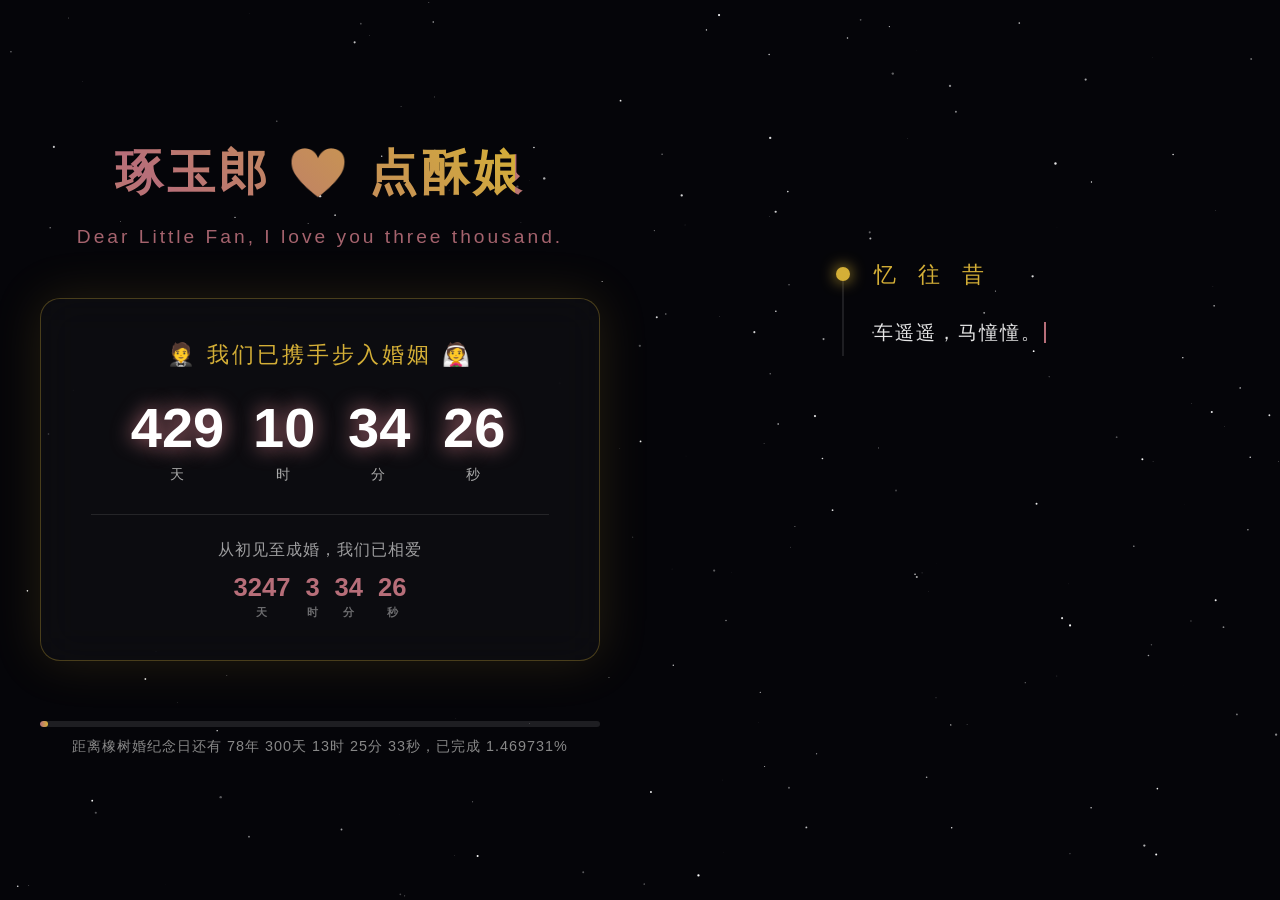
<file: myWife/index.html>
<!DOCTYPE html>
<html lang="zh-CN">
<head>
    <meta charset="UTF-8">
    <meta name="viewport" content="width=device-width, initial-scale=1.0">
    <title>Z ❤️ W</title>
    <style>
        :root {
            --gold: #D4AF37;
            --rose-gold: #B76E79;
            --dark-bg: #050509;
            --text-light: #F5F5F5;
        }

        * { margin: 0; padding: 0; box-sizing: border-box; }

        body {
            font-family: 'Songti SC', 'SimSun', serif;
            background-color: var(--dark-bg);
            color: var(--text-light);
            overflow-x: hidden;
            min-height: 100vh;
            display: flex;
            justify-content: center;
            align-items: center;
            padding: 20px;
        }

        #starfield {
            position: fixed;
            top: 0; left: 0;
            width: 100%; height: 100%;
            z-index: -1;
        }

        .main-container {
            z-index: 1;
            width: 100%;
            max-width: 1200px;
            display: flex;
            justify-content: space-between;
            align-items: center;
            gap: 80px;
        }

        /* ===== 左侧：图腾与计时器 ===== */
        .left-panel {
            flex: 1;
            display: flex;
            flex-direction: column;
            align-items: center;
            text-align: center;
            min-width: 400px;
        }

        .totem {
            position: relative;
            margin-bottom: 25px;
        }

        .totem-zw {
            font-size: 3rem;
            font-weight: bold;
            background: linear-gradient(45deg, var(--gold), var(--rose-gold), var(--gold));
            background-size: 400px 400px;
            -webkit-background-clip: text;
            background-clip: text;
            color: transparent;
            animation: shimmer 3s infinite linear;
            letter-spacing: 4px;
            font-family: sans-serif;
            text-align: center;
            line-height: 1.2;
        }

        @keyframes shimmer {
            0% { background-position: -200px center; }
            100% { background-position: 200px center; }
        }

        .subtitle {
            font-size: 1.2rem;
            color: var(--rose-gold);
            letter-spacing: 3px;
            font-family: sans-serif;
            margin-bottom: 50px;
            opacity: 0.9;
            font-weight: 300;
        }

        /* 计时器样式 */
        .timer-box {
            background: rgba(255, 255, 255, 0.03);
            backdrop-filter: blur(20px);
            border: 1px solid rgba(212, 175, 55, 0.3);
            border-radius: 20px;
            padding: 40px 50px;
            box-shadow: 0 0 50px rgba(212, 175, 55, 0.15);
            width: 100%;
            margin-bottom: 30px;
        }

        .timer-title {
            font-size: 1.4rem;
            margin-bottom: 25px;
            color: var(--gold);
            letter-spacing: 3px;
            font-family: sans-serif;
        }

        .time-display {
            display: flex;
            justify-content: center;
            gap: 25px;
            font-size: 3.5rem;
            font-weight: bold;
            font-family: sans-serif;
        }

        .time-unit { display: flex; flex-direction: column; align-items: center; min-width: 70px; }
        .time-unit span:first-child { color: #fff; text-shadow: 0 0 20px var(--rose-gold); }
        .time-unit span:last-child { font-size: 0.9rem; color: #aaa; margin-top: 5px; font-weight: normal; letter-spacing: 2px; }

        .love-timer-box {
            margin-top: 30px;
            padding-top: 25px;
            border-top: 1px solid rgba(255, 255, 255, 0.1);
        }

        .love-timer-title { font-size: 1rem; color: rgba(255, 255, 255, 0.6); margin-bottom: 12px; font-family: sans-serif; letter-spacing: 1px; }
        .love-time-display { display: flex; justify-content: center; gap: 15px; font-size: 1.6rem; color: var(--rose-gold); font-weight: bold; font-family: sans-serif; }
        .love-time-unit { display: flex; flex-direction: column; align-items: center; }
        .love-time-unit span:last-child { font-size: 0.7rem; color: rgba(255, 255, 255, 0.4); margin-top: 3px; }

        .progress-section { width: 100%; margin-top: 30px; }
        .progress-bar-bg { height: 6px; background: rgba(255,255,255,0.1); border-radius: 3px; overflow: hidden; }
        .progress-bar-fill { height: 100%; background: linear-gradient(90deg, var(--rose-gold), var(--gold)); width: 0%; transition: width 1s ease-in-out; border-radius: 3px; }
        .progress-text { margin-top: 10px; font-size: 0.9rem; color: #888; font-family: sans-serif; letter-spacing: 1px; }

        /* ===== 右侧：诗词时间轴 ===== */
        .right-panel {
            flex: 1;
            min-width: 400px;
            /* 诗词整块在右半栏内水平居中，与左栏内容保持对称 */
            display: flex;
            flex-direction: column;
            justify-content: center;
            align-items: center;
        }

        /* 诗词块的定位基准：宽度收缩到最宽的一行诗，竖线/圆点都相对它摆放 */
        .poem-wrap {
            position: relative;
            width: fit-content;
        }

        .timeline-line {
            position: absolute;
            left: -32px; /* 圆心对准线：竖线宽2px，中心在 -31px */
            top: 0;
            width: 2px;
            background: rgba(255, 255, 255, 0.1);
            height: 0; /* 初始高度为0，由JS随已打出诗行逐行生长 */
            transition: top 1s ease-in-out, height 1s ease-in-out;
        }

        .chapter-card {
            position: relative;
            margin-bottom: 60px;
            text-align: left;
            opacity: 0;
            transition: opacity 1s ease-in-out;
        }

        .chapter-card.visible { opacity: 1; }

        .timeline-dot {
            position: absolute;
            left: -38px; /* 圆心对准竖线中心：-32 + 半线宽1px - 半径7px = -38 */
            top: 8px;
            width: 14px;
            height: 14px;
            border-radius: 50%;
            background: var(--dark-bg);
            border: 2px solid rgba(255, 255, 255, 0.2);
            transition: all 1s ease-in-out;
        }

        .chapter-card.active .timeline-dot {
            border-color: var(--gold);
            box-shadow: 0 0 15px var(--gold);
            background: var(--gold);
        }

        .chapter-title {
            font-size: 1.4rem;
            color: var(--gold);
            margin-bottom: 20px;
            letter-spacing: 8px;
            font-family: sans-serif;
            font-weight: 300;
        }

        .typewriter-text {
            font-size: 1.2rem;
            line-height: 2.4;
            color: rgba(255, 255, 255, 0.9);
            letter-spacing: 2px;
            min-height: 80px;
        }

        /* 光标样式 */
        .cursor-char {
            display: inline-block;
            width: 2px;
            height: 1.1em;
            background: var(--rose-gold);
            margin-left: 2px;
            animation: blink 1s infinite step-end;
            vertical-align: text-bottom;
        }

        /* 打字时补齐当前行宽度的透明占位，保证居中排版不抖动 */
        .tw-pad {
            visibility: hidden;
        }

        @keyframes blink {
            0%, 100% { opacity: 1; }
            50% { opacity: 0; }
        }

        /* ===== 响应式适配 (仅影响手机端) ===== */
        @media (max-width: 768px) {
            .main-container {
                flex-direction: column;
                gap: 50px;
                padding: 0 15px;
                max-width: 100%;
            }

            .left-panel, .right-panel {
                width: 100%;
                min-width: auto;
            }

            .right-panel {
                justify-content: flex-start;
                align-items: center;
            }

            /* 手机端隐藏时间轴装饰，诗词整体居中展示，与上方计时区对称 */
            .timeline-line,
            .timeline-dot {
                display: none;
            }

            .chapter-title,
            .typewriter-text {
                text-align: center;
            }

            .totem-zw {
                font-size: 2.2rem;
            }

            .subtitle {
                font-size: 1rem;
                margin-bottom: 30px;
            }

            .timer-box {
                padding: 25px 20px;
            }

            .timer-title {
                font-size: 1.1rem;
            }

            .time-display {
                font-size: 2.2rem;
                gap: 13px;
            }

            .love-time-display {
                font-size: 1.2rem;
            }

            .chapter-title {
                font-size: 1.2rem;
            }

            .typewriter-text {
                font-size: 1rem;
                line-height: 2;
            }
        }
    </style>
</head>
<body>

    <canvas id="starfield"></canvas>

    <div class="main-container">
        <!-- 左侧面板 -->
        <div class="left-panel">
            <!-- 去掉印章效果的图腾 -->
            <div class="totem">
                <div class="totem-zw">琢玉郎 ❤️ 点酥娘</div>
            </div>
            <div class="subtitle">Dear Little Fan, I love you three thousand.</div>

            <!-- 计时器 -->
            <div class="timer-box">
                <div class="timer-title" id="marryTitle">🤵 我们已携手步入婚姻 👰</div>
                <div class="time-display" id="marriedTimer">
                    <div class="time-unit"><span id="m-days">0</span><span>天</span></div>
                    <div class="time-unit"><span id="m-hours">0</span><span>时</span></div>
                    <div class="time-unit"><span id="m-minutes">0</span><span>分</span></div>
                    <div class="time-unit"><span id="m-seconds">0</span><span>秒</span></div>
                </div>
                <div class="love-timer-box">
                    <div class="love-timer-title">从初见至成婚，我们已相爱</div>
                    <div class="love-time-display" id="loveTimer">
                        <div class="love-time-unit"><span id="l-days">0</span><span>天</span></div>
                        <div class="love-time-unit"><span id="l-hours">0</span><span>时</span></div>
                        <div class="love-time-unit"><span id="l-minutes">0</span><span>分</span></div>
                        <div class="love-time-unit"><span id="l-seconds">0</span><span>秒</span></div>
                    </div>
                </div>
            </div>

            <div class="progress-section">
                <div class="progress-bar-bg">
                    <div class="progress-bar-fill" id="progressBar"></div>
                </div>
                <div class="progress-text" id="progressText">距离橡树婚纪念日：0%</div>
            </div>
        </div>

        <!-- 右侧面板：时间轴+诗词整块居中于右半栏 -->
        <div class="right-panel">
            <div class="poem-wrap">
                <div class="timeline-line" id="timelineLine"></div>

                <!-- 忆往昔（范成大 完整版） -->
                <div class="chapter-card" id="card1">
                    <div class="timeline-dot"></div>
                    <div class="chapter-title">忆 往 昔</div>
                    <div class="typewriter-text" id="tw1"></div>
                </div>

                <!-- 共朝暮（冯延巳 春日宴 完整版） -->
                <div class="chapter-card" id="card2">
                    <div class="timeline-dot"></div>
                    <div class="chapter-title">共 朝 暮</div>
                    <div class="typewriter-text" id="tw2"></div>
                </div>
            </div>
        </div>
    </div>

    <script>
        // ================= 时间计算 =================
        // 恋爱纪念日：2018-01-13 16:00（下午四点）；结婚纪念日：2025-10-01 09:00（上午九点）
        // 用本地时间构造，保证每天打开页面时按当天此刻精确计算
        const LOVE_START_DATE = new Date(2018, 0, 13, 16, 0, 0);
        const MARRY_START_DATE = new Date(2025, 9, 1, 9, 0, 0);
        const OAK_JUBILEE_YEARS = 80; // 橡树婚 = 结婚 80 周年

        function updateTimers() {
            const now = new Date(); 
            let loveDiff = now - LOVE_START_DATE;
            if (loveDiff < 0) loveDiff = 0;
            const lDays = Math.floor(loveDiff / (1000 * 60 * 60 * 24));
            const lHours = Math.floor((loveDiff % (1000 * 60 * 60 * 24)) / (1000 * 60 * 60));
            const lMinutes = Math.floor((loveDiff % (1000 * 60 * 60)) / (1000 * 60));
            const lSeconds = Math.floor((loveDiff % (1000 * 60)) / 1000);

            document.getElementById('l-days').innerText = lDays;
            document.getElementById('l-hours').innerText = lHours;
            document.getElementById('l-minutes').innerText = lMinutes;
            document.getElementById('l-seconds').innerText = lSeconds;

            let marryDiff = now - MARRY_START_DATE;
            const marryTitleEl = document.getElementById('marryTitle');
            
            if (marryDiff < 0) {
                marryDiff = Math.abs(marryDiff);
                marryTitleEl.innerText = "距离步入婚姻殿堂还有";
            } else {
                marryTitleEl.innerText = "🤵 我们已携手步入婚姻 👰";
            }

            const mDays = Math.floor(marryDiff / (1000 * 60 * 60 * 24));
            const mHours = Math.floor((marryDiff % (1000 * 60 * 60 * 24)) / (1000 * 60 * 60));
            const mMinutes = Math.floor((marryDiff % (1000 * 60 * 60)) / (1000 * 60));
            const mSeconds = Math.floor((marryDiff % (1000 * 60)) / 1000);

            document.getElementById('m-days').innerText = mDays;
            document.getElementById('m-hours').innerText = mHours;
            document.getElementById('m-minutes').innerText = mMinutes;
            document.getElementById('m-seconds').innerText = mSeconds;

            const oakDate = new Date(MARRY_START_DATE);
            oakDate.setFullYear(oakDate.getFullYear() + OAK_JUBILEE_YEARS);
            const totalMarriedTime = oakDate - MARRY_START_DATE;
            const currentMarriedTime = now - MARRY_START_DATE;
            let progress = (currentMarriedTime / totalMarriedTime) * 100;
            if (progress < 0) progress = 0;
            if (progress > 100) progress = 100;

            // 剩余时长（年 + 天 + 时分秒，按日历精确计算，跨闰年也不偏）
            const DAY = 24 * 60 * 60 * 1000;
            const remaining = oakDate - now;
            let remainingText;
            if (remaining <= 0) {
                remainingText = '已携手走过80年橡树婚纪念日';
            } else {
                // 今年若已过橡树婚当天的时刻，完整年份数少一年
                const thisYearsOak = new Date(now.getFullYear(), oakDate.getMonth(), oakDate.getDate());
                let yearsLeft = oakDate.getFullYear() - now.getFullYear();
                if (thisYearsOak - now <= 0) yearsLeft--;

                const afterYears = new Date(now.getTime());
                afterYears.setFullYear(now.getFullYear() + yearsLeft);
                const rest = Math.max(0, oakDate - afterYears);
                const daysLeft = Math.floor(rest / DAY);
                const hoursLeft = Math.floor((rest % DAY) / (60 * 60 * 1000));
                const minutesLeft = Math.floor((rest % (60 * 60 * 1000)) / (60 * 1000));
                const secondsLeft = Math.floor((rest % (60 * 1000)) / 1000);
                remainingText = `还有 ${yearsLeft}年 ${daysLeft}天 ${hoursLeft}时 ${minutesLeft}分 ${secondsLeft}秒`;
            }

            document.getElementById('progressBar').style.width = progress + '%';
            document.getElementById('progressText').innerText = `距离橡树婚纪念日${remainingText}，已完成 ${progress.toFixed(6)}%`;
        }

        updateTimers();
        setInterval(updateTimers, 1000);

        // ================= 顺序打字机效果 (光标绝对跟随版) =================
        const typewriters = [
            { 
                cardId: 'card1', id: 'tw1', 
                content: "车遥遥，马憧憧。\n君游东山东复东，\n安得奋飞逐西风。\n愿我如星君如月，\n夜夜流光相皎洁。\n月暂晦，日常明。\n留明待月复，三五共盈盈。", 
                speed: 65, charIndex: 0 
            },
            { 
                cardId: 'card2', id: 'tw2', 
                content: "春日宴，绿酒一杯歌一遍。\n再拜陈三愿：\n一愿爱妻千岁，\n二愿夫身常健，\n三愿如同梁上燕，\n岁岁长相见。", 
                speed: 65, charIndex: 0 
            }
        ];

        let currentTwIndex = 0;

        // 竖线起点 = 第一个已显示圆点的中心（避免圆点上方露出多余线头），
        // 终点 = 所有已显示章节中「圆点中心」与「已打出诗行底部」较远者，
        // 每次打字后重算，线条便随诗行逐行生长
        function updateTimelineHeight() {
            const timelineLine = document.getElementById('timelineLine');
            const lineHeight = parseFloat(getComputedStyle(document.querySelector('.typewriter-text')).lineHeight) || 0;
            let startY = Infinity;
            let endY = 0;

            for (const tw of typewriters) {
                const card = document.getElementById(tw.cardId);
                if (!card.classList.contains('visible')) continue;

                const dot = card.querySelector('.timeline-dot');
                const dotCenterY = card.offsetTop + dot.offsetTop + dot.offsetHeight / 2;

                startY = Math.min(startY, dotCenterY);

                const textEl = document.getElementById(tw.id);
                const lineCount = textEl.innerHTML === '' ? 0 : textEl.innerHTML.split('<br>').length;
                const typedBottomY = card.offsetTop + textEl.offsetTop + lineCount * lineHeight;

                endY = Math.max(endY, dotCenterY, typedBottomY);
            }

            if (startY === Infinity) {
                startY = 0;
                endY = 0;
            }
            timelineLine.style.top = startY + 'px';
            timelineLine.style.height = Math.max(0, endY - startY) + 'px';
        }

        function runNextTypewriter() {
            if (currentTwIndex >= typewriters.length) return;

            const tw = typewriters[currentTwIndex];
            const card = document.getElementById(tw.cardId);
            const textElement = document.getElementById(tw.id);

            // 激活当前卡片
            card.classList.add('visible', 'active');

            // 先把线伸到本卡片的圆点位置
            updateTimelineHeight();

            function typeChar() {
                const currentText = tw.content.substring(0, tw.charIndex);
                // 用全角空格把正在打的一行补齐到整行宽度，居中排版时文字不会左右抖动
                const fullLines = tw.content.split('\n');
                const typedLines = currentText.split('\n');
                const lineMax = fullLines[typedLines.length - 1].length;
                const lineTyped = typedLines[typedLines.length - 1].length;
                const pad = '\u3000'.repeat(Math.max(0, lineMax - lineTyped));
                const htmlContent = currentText.replace(/\n/g, '<br>')
                    + '<span class="cursor-char"></span>'
                    + (pad ? '<span class="tw-pad">' + pad + '</span>' : '');
                
                textElement.innerHTML = htmlContent;

                // 每打出一个字就重算一次线长：新行出现时线条随之伸长
                updateTimelineHeight();

                tw.charIndex++;

                if (tw.charIndex > tw.content.length) {
                    // 打完了，移除光标
                    textElement.innerHTML = tw.content.replace(/\n/g, '<br>');
                    currentTwIndex++;
                    setTimeout(runNextTypewriter, 1000);
                    return;
                }

                let speed = tw.speed;
                const lastChar = tw.content.charAt(tw.charIndex - 1);
                if (lastChar === '，' || lastChar === '。' || lastChar === ',' || lastChar === '.' || lastChar === '?' || lastChar === '\n') {
                    speed *= 2;
                }
                
                setTimeout(typeChar, speed);
            }

            setTimeout(typeChar, 250);
        }

        // 打开页面后尽快展示第一首标题与正文（原为 2000ms）
        setTimeout(runNextTypewriter, 400);

        // ================= 星空背景 =================
        const canvas = document.getElementById('starfield');
        const ctx = canvas.getContext('2d');
        let stars = [];

        function resizeCanvas() {
            canvas.width = window.innerWidth;
            canvas.height = window.innerHeight;
            generateStars();
        }

        function generateStars() {
            stars = [];
            const count = Math.floor((canvas.width * canvas.height) / 5000);
            for (let i = 0; i < count; i++) {
                stars.push({
                    x: Math.random() * canvas.width,
                    y: Math.random() * canvas.height,
                    radius: Math.random() * 1.2,
                    alpha: Math.random(),
                    speed: Math.random() * 0.005 + 0.005
                });
            }
        }

        function drawStars() {
            ctx.clearRect(0, 0, canvas.width, canvas.height);
            stars.forEach(star => {
                star.alpha += star.speed;
                if (star.alpha > 1 || star.alpha < 0) star.speed = -star.speed;
                ctx.beginPath();
                ctx.arc(star.x, star.y, star.radius, 0, Math.PI * 2);
                ctx.fillStyle = `rgba(255, 255, 255, ${Math.abs(star.alpha)})`;
                ctx.fill();
            });
            requestAnimationFrame(drawStars);
        }

        window.addEventListener('resize', resizeCanvas);
        resizeCanvas();
        drawStars();

        // 窗口尺寸变化导致布局重排后，重新对齐竖线终点
        window.addEventListener('resize', () => {
            if (document.querySelector('.chapter-card.visible')) updateTimelineHeight();
        });
    </script>
</body>
</html>
</file>
